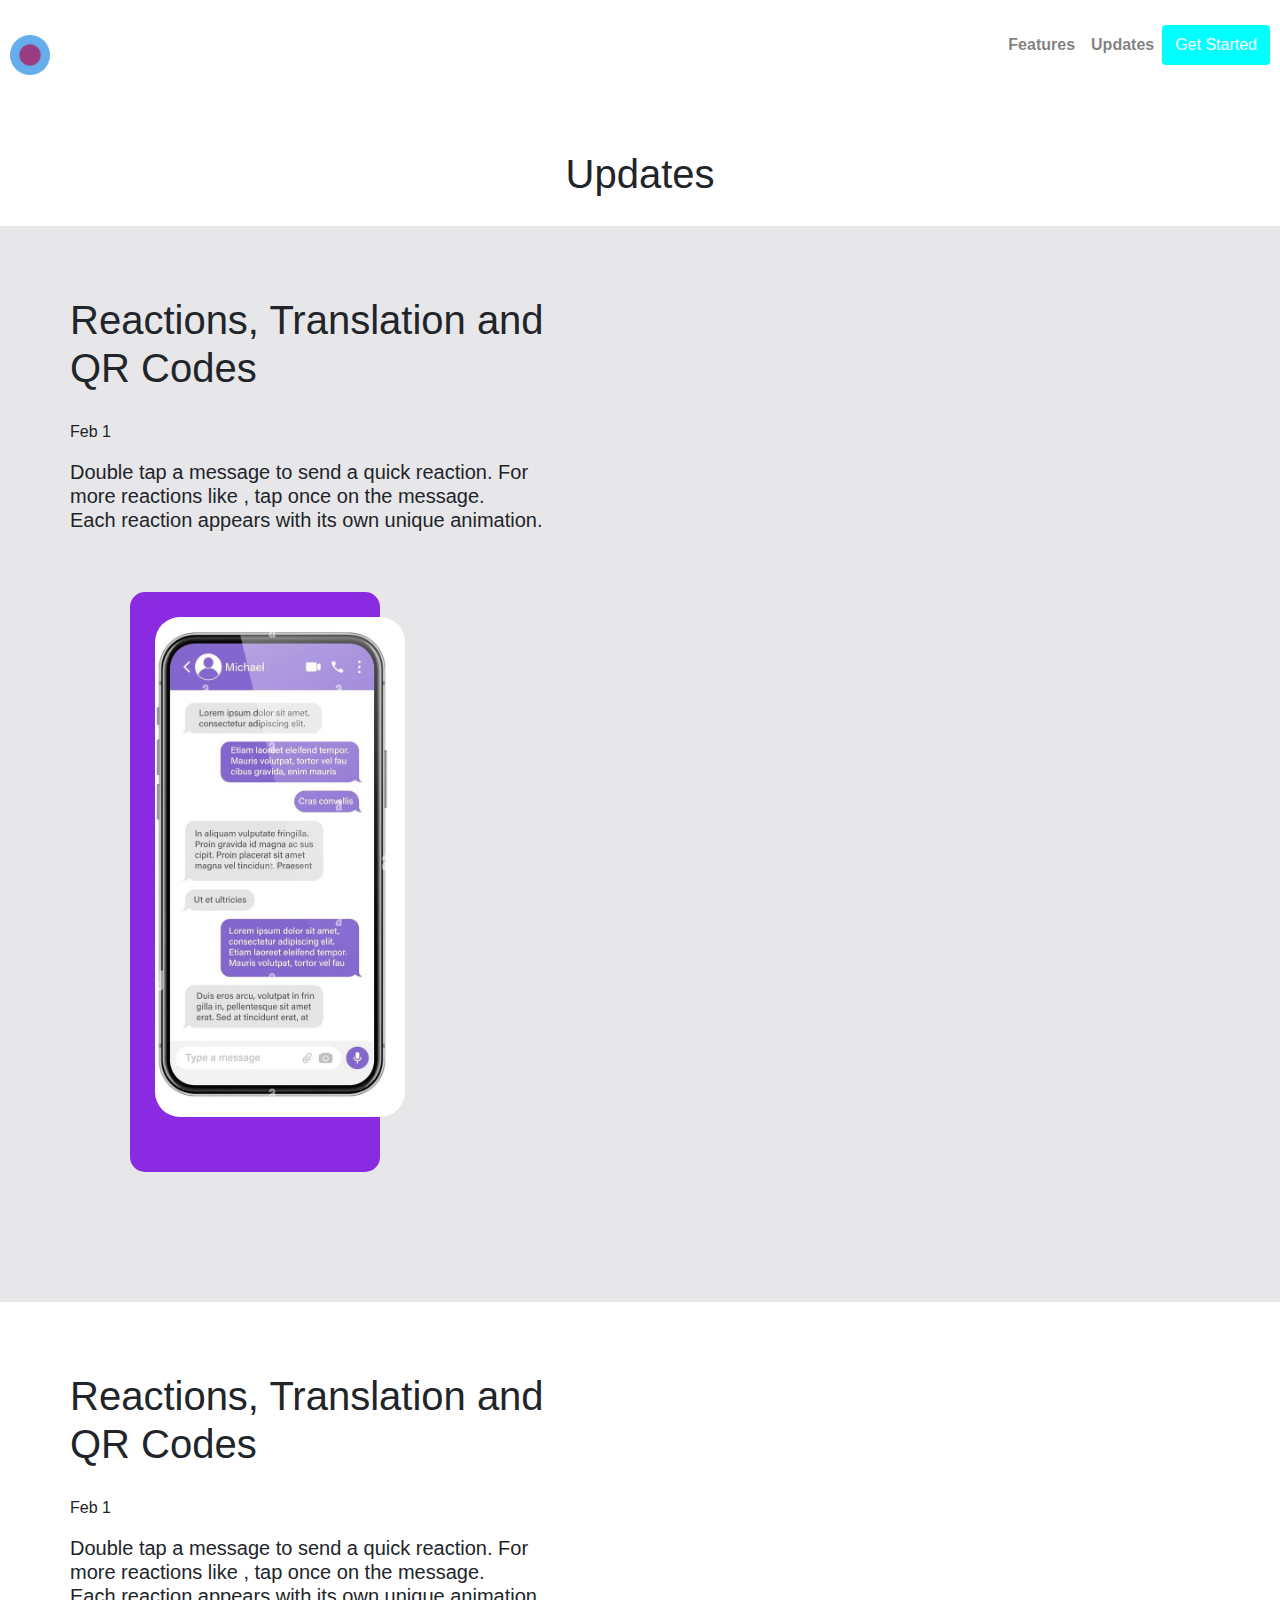
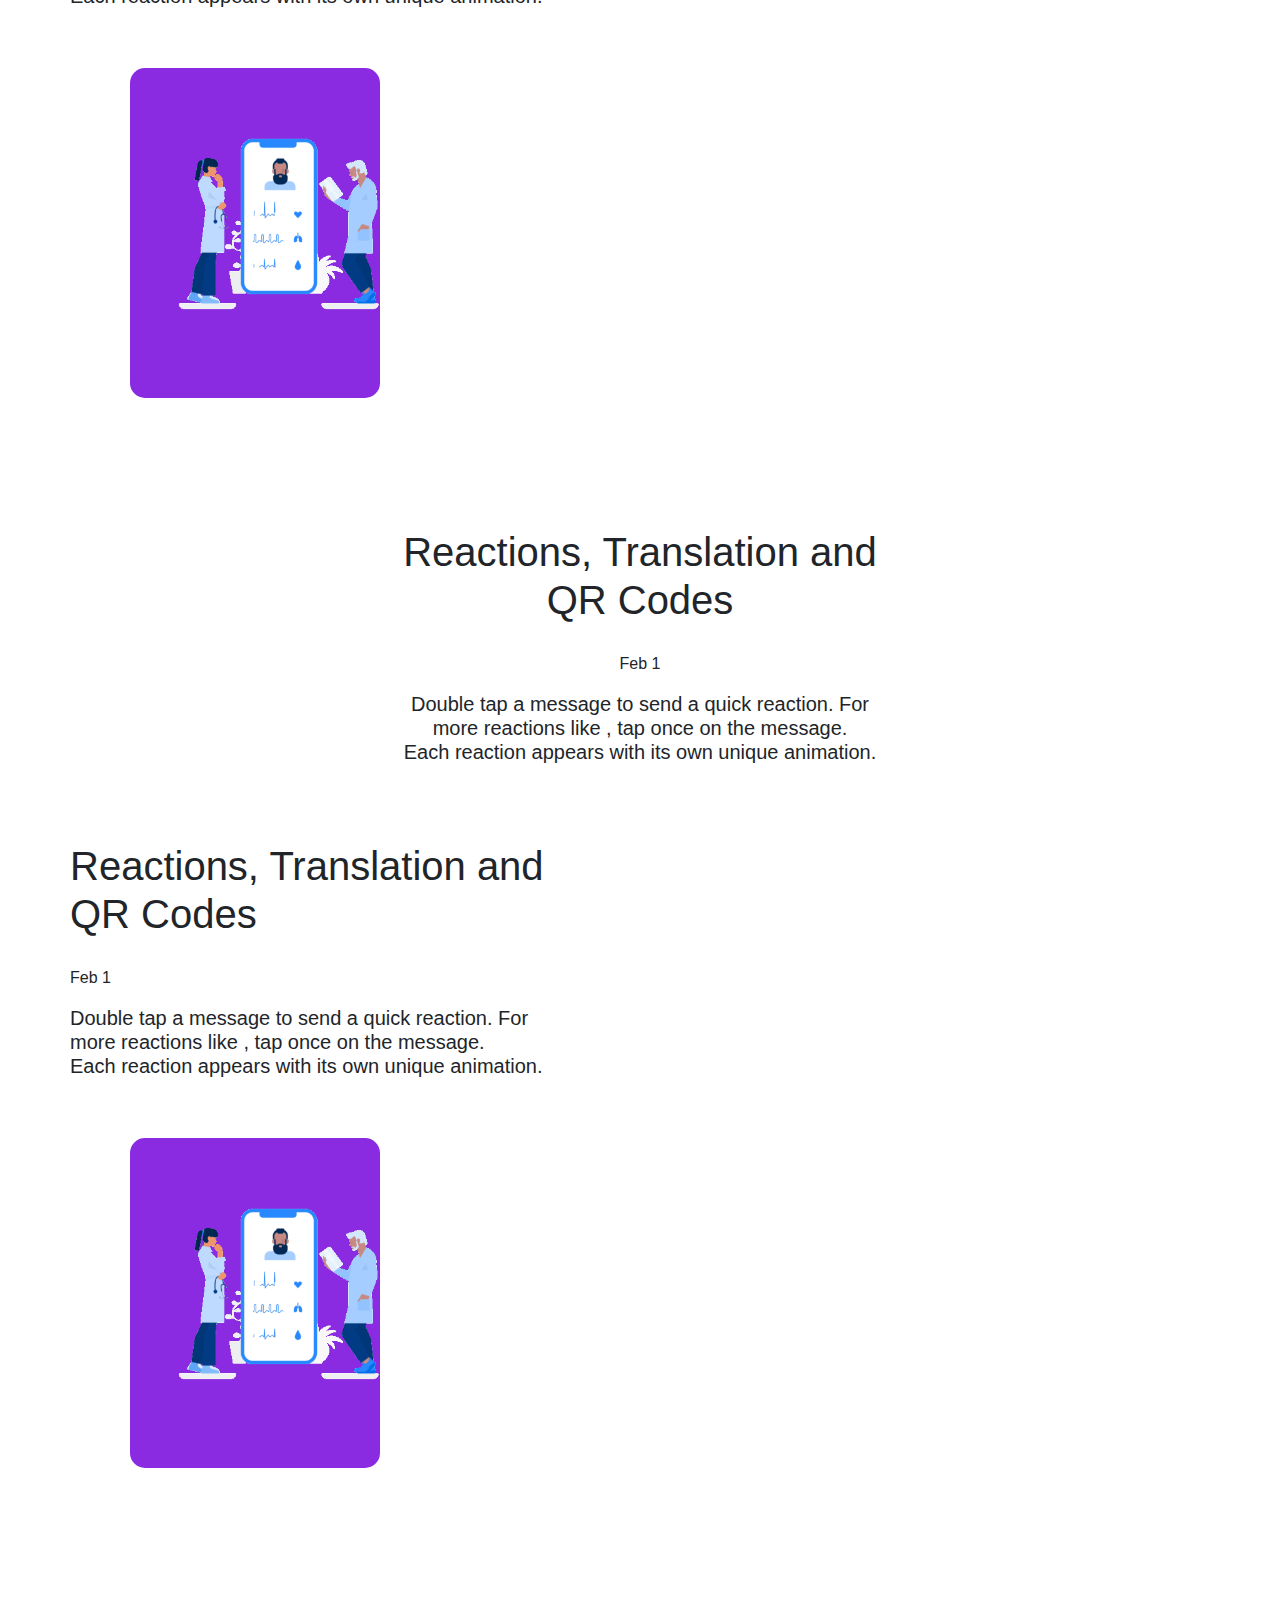
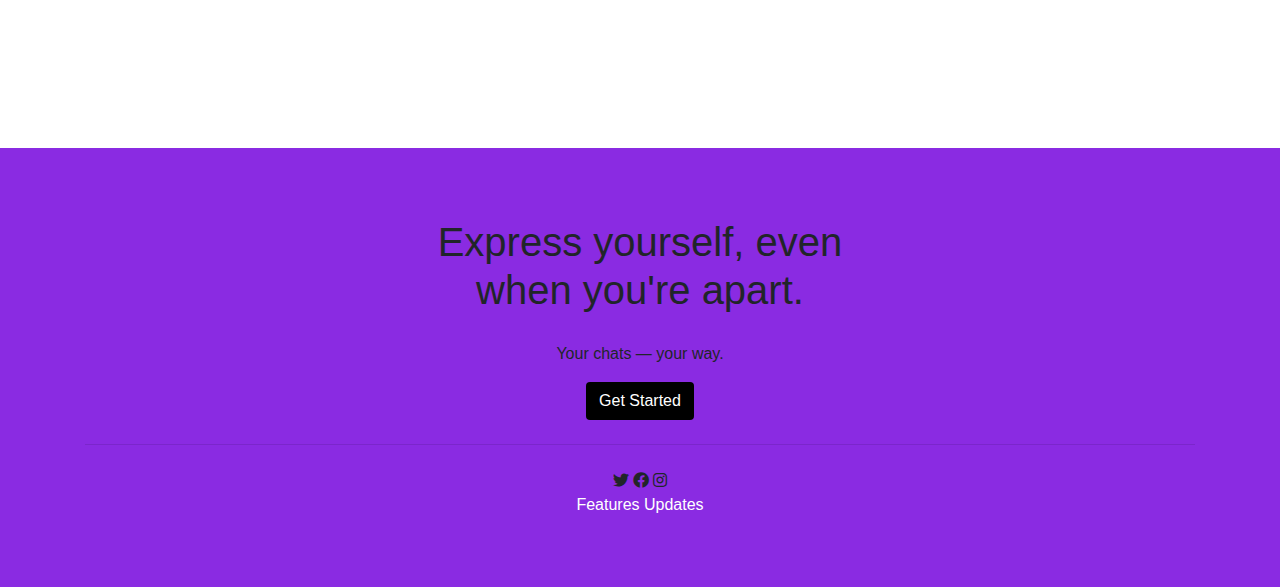
<file: updates.html>
<!DOCTYPE html>
<html lang="en">
<head>
    <meta charset="UTF-8">
    <meta name="viewport" content="width=device-width, initial-scale=1.0">
    <link rel="stylesheet" href="https://cdnjs.cloudflare.com/ajax/libs/font-awesome/5.15.3/css/all.min.css">

    <link rel="stylesheet" href="https://cdn.jsdelivr.net/npm/bootstrap@4.0.0/dist/css/bootstrap.min.css" integrity="sha384-Gn5384xqQ1aoWXA+058RXPxPg6fy4IWvTNh0E263XmFcJlSAwiGgFAW/dAiS6JXm" crossorigin="anonymous">
    <link rel="stylesheet" href="style.css">
    <title>Updates</title>
</head>
<body>
    <nav class="navbar navbar-expand-lg navbar-light fixed-top justify-content-between">
        <a href="index.html"><img src="assets/logo.png" class="navbar-brand"></a>
        <button class="navbar-toggler" type="button" data-toggle="collapse" data-target="#navbarNavAltMarkup" aria-controls="navbarNavAltMarkup" aria-expanded="false" aria-label="Toggle navigation">
            <span class="navbar-toggler-icon"></span>
        </button>
        <div class="collapse navbar-collapse" id="navbarNavAltMarkup">
            <div class="navbar-nav ml-auto"> <!-- Use ml-auto to push items to the right -->
                <a class="nav-item nav-link" href="features.html"><strong>Features</strong></a>
                <a class="nav-item nav-link" href="updates.html"><strong>Updates</strong></a>
                <button type="button" class="btn btn-cyan">Get Started</button>
                
        </div>
    </nav>
    <header><section class="features">
        <h1>Updates</h1>
    </section></header>

    <div class="container-fluid custom-bg-2">
       <h1>Reactions, Translation and <br> QR Codes</h1>
       <p>Feb 1</p>
       <h5>Double tap a message to send a quick reaction. For <br>more reactions like  , tap once on the message.
         <br>Each reaction appears with its own unique animation.</h5>
         <div class="container-1">
            <img src="assets/chat.jpg" alt="">
         </div>
      </div>
      
    <div class="container-fluid custom-bg-3">
        <h1>Reactions, Translation and <br> QR Codes</h1>
        <p>Feb 1</p>
        <h5>Double tap a message to send a quick reaction. For <br>more reactions like  , tap once on the message.
          <br>Each reaction appears with its own unique animation.</h5>
          <div class="container-1">
             <img src="assets/chat1.gif" alt="">
          </div>
       </div>

       <div class="container-fluid custom-bg-4">
        <h1>Reactions, Translation and <br> QR Codes</h1>
        <p>Feb 1</p>
        <h5>Double tap a message to send a quick reaction. For <br>more reactions like  , tap once on the message.
          <br>Each reaction appears with its own unique animation.</h5>
         
       </div>

         
    <div class="container-fluid custom-bg-3">
        <h1>Reactions, Translation and <br> QR Codes</h1>
        <p>Feb 1</p>
        <h5>Double tap a message to send a quick reaction. For <br>more reactions like  , tap once on the message.
          <br>Each reaction appears with its own unique animation.</h5>
          <div class="container-1">
             <img src="assets/chat1.gif" alt="">
          </div>
       </div>

    <footer>
        <section>
            <div class="container-fluid custom-bg-1" >
                <div class="container">
                    <h1>Express yourself, even <br>when you're apart.</h1>
                    <p>Your chats — your way.</p>
                    <button class="btn btn-black">Get Started</button>
                    <hr class="my-4">
                   <div class="icons">
                    <i class="fab fa-twitter"></i> <!-- Twitter icon -->
    <i class="fab fa-facebook"></i> <!-- Facebook icon -->
    <i class="fab fa-instagram"></i>
                   </div>
                   <div class="pages">
                    <a href="">Features</a>
                    <a href="">Updates</a>
                   </div>
                </div>
            </div>
        </section>
       </footer>
       <script src="https://ajax.googleapis.com/ajax/libs/jquery/3.5.1/jquery.min.js"></script>
       <script src="https://cdnjs.cloudflare.com/ajax/libs/popper.js/1.16.0/umd/popper.min.js"></script>
       <script src="https://maxcdn.bootstrapcdn.com/bootstrap/4.5.2/js/bootstrap.min.js"></script>
        <script src="https://cdn.jsdelivr.net/npm/bootstrap@4.0.0/dist/js/bootstrap.min.js" integrity="sha384-JZR6Spejh4U02d8jOt6vLEHfe/JQGiRRSQQxSfFWpi1MquVdAyjUar5+76PVCmYl" crossorigin="anonymous"></script>
</body>
</html>
</file>
<file: style.css>
.navbar {
    background-color: white; /* Set background color to white */
    padding: 10px; /* Add padding to create space around elements */
}
.navbar img {

    height: 50px;
}
section {
    text-align: center;
    background-color: white; /* Set background color to gray */
   padding-top: 150px; /* Add padding for spacing */
}
h1 {
    padding-bottom: 20px;
}

h1 span {
    color: purple;
    /* Set text color to purple */
}

h6 {
    padding-bottom: 20px;
    color: gray;
     /* Set text color to gray */
}
.image-container {
    display: flex;
    justify-content: center;
   
}

img {
    max-width: 100%; 
    height:50%;/* Ensure the image doesn't exceed its container's width */
    margin-top: 20px; /* Add space between the button and the image */
}
.btn-cyan {
    background-color: cyan;
    color: white;
}
.btn-black {
    background-color: black;
    color: white;
}
.left-section {
text-align: left;
margin-left: 320px;
}
.section-content {
    display: flex;
    justify-content: space-evenly;
    align-items: center;
}

.section-content .text-content {
    flex: 1;
    padding-left: 10px;
}
.emoji {
font-size: 24px; /* Set the font size */
color: purple;   /* Set the text color */
}
.image-container-1 {
    display: flex;
    justify-content: center;
    box-shadow: 0px 0px 20px 0px rgba(0,0,0,0.75);
    padding: 10px;
    margin-left: 60px;
}
.image-container-2 {
    display: flex;
    justify-content: center;
    box-shadow: 0px 0px 20px 0px rgba(0,0,0,0.75);
    padding: 10px;
    margin-right: 60px;
}
       /* Define the animation */
       @keyframes floatUp {
        0% {
          transform: translateY(100%);
          opacity: 0;
        }
        100% {
          transform: translateY(0);
          opacity: 1;
        }

      }
      
      /* Apply the animation to the headings */
      h1 {
        animation: floatUp 1.5s ease-in-out;
      }
      
      h6 {
        animation: floatUp 1.5s ease-in-out 0.5s; /* Delay the h6 animation */
      }
      btn btn-cyan {
          animation: floatUp 1.5s ease-in-out 0.s; 
      }
      .custom-bg {
          padding-bottom: 40px;
          padding: 80px;
          animation: floatUp 1.5s ease-in-out 0.5s;
                  background-color: #0ad1c7d2; /* Change this to your desired background color */
              }
      
              /* Custom CSS to remove card borders */
              .card {
                  animation: floatUp 1.5s ease-in-out 0.5s;
                  padding-left: 200px;
                  align-items: first baseline;
                  border: none;
              }
              .custom-bg-1 {
                  padding: 70px;
                  background-color: blueviolet;
              }
              a {
                  color: white;
              }


.custom-card {
    height: 100%;
    padding: 20px;
    background-color: rgba(241, 241, 241, 0.822);
    border-radius: 15px;
}
.card-2 {
    background-color: rgba(241, 241, 241, 0.822);
    border-radius: 15px;
}

.card-body {
    text-align: center;
    width: auto;
}
.card-body img {
    padding-bottom: 10px;
}

.custom-bg-2 {
    padding: 70px;
    background-color: rgb(231, 230, 233);
    align-items: first baseline;
}

.container-1 {
    background-color: blueviolet;
    width: 250px;
    border-radius: 15px;
    padding-bottom: 30px;
    margin: 60px;
}
.container-1 img {
    border-radius: 25px;
    margin: 25px;
}

.custom-bg-3 {
    padding: 70px;

}

.custom-bg-4 {
    text-align: center;
}
</file>
